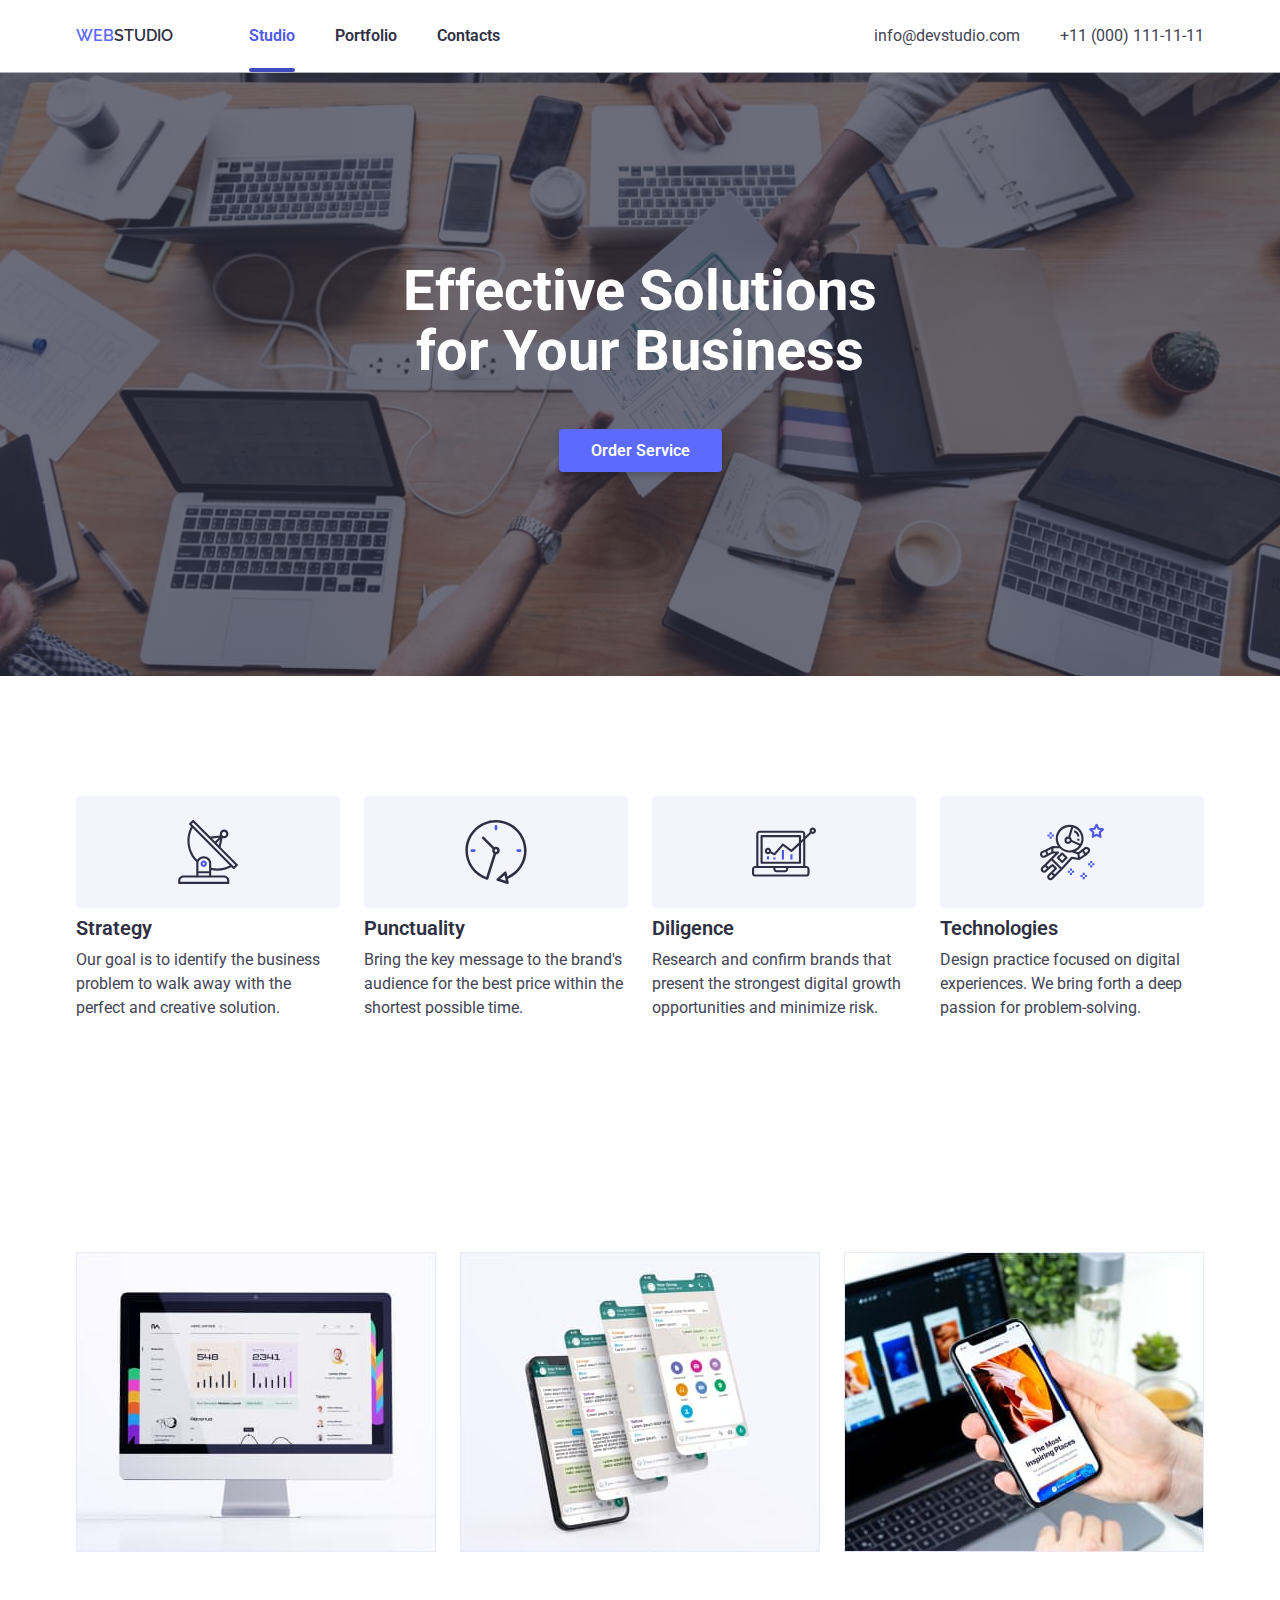
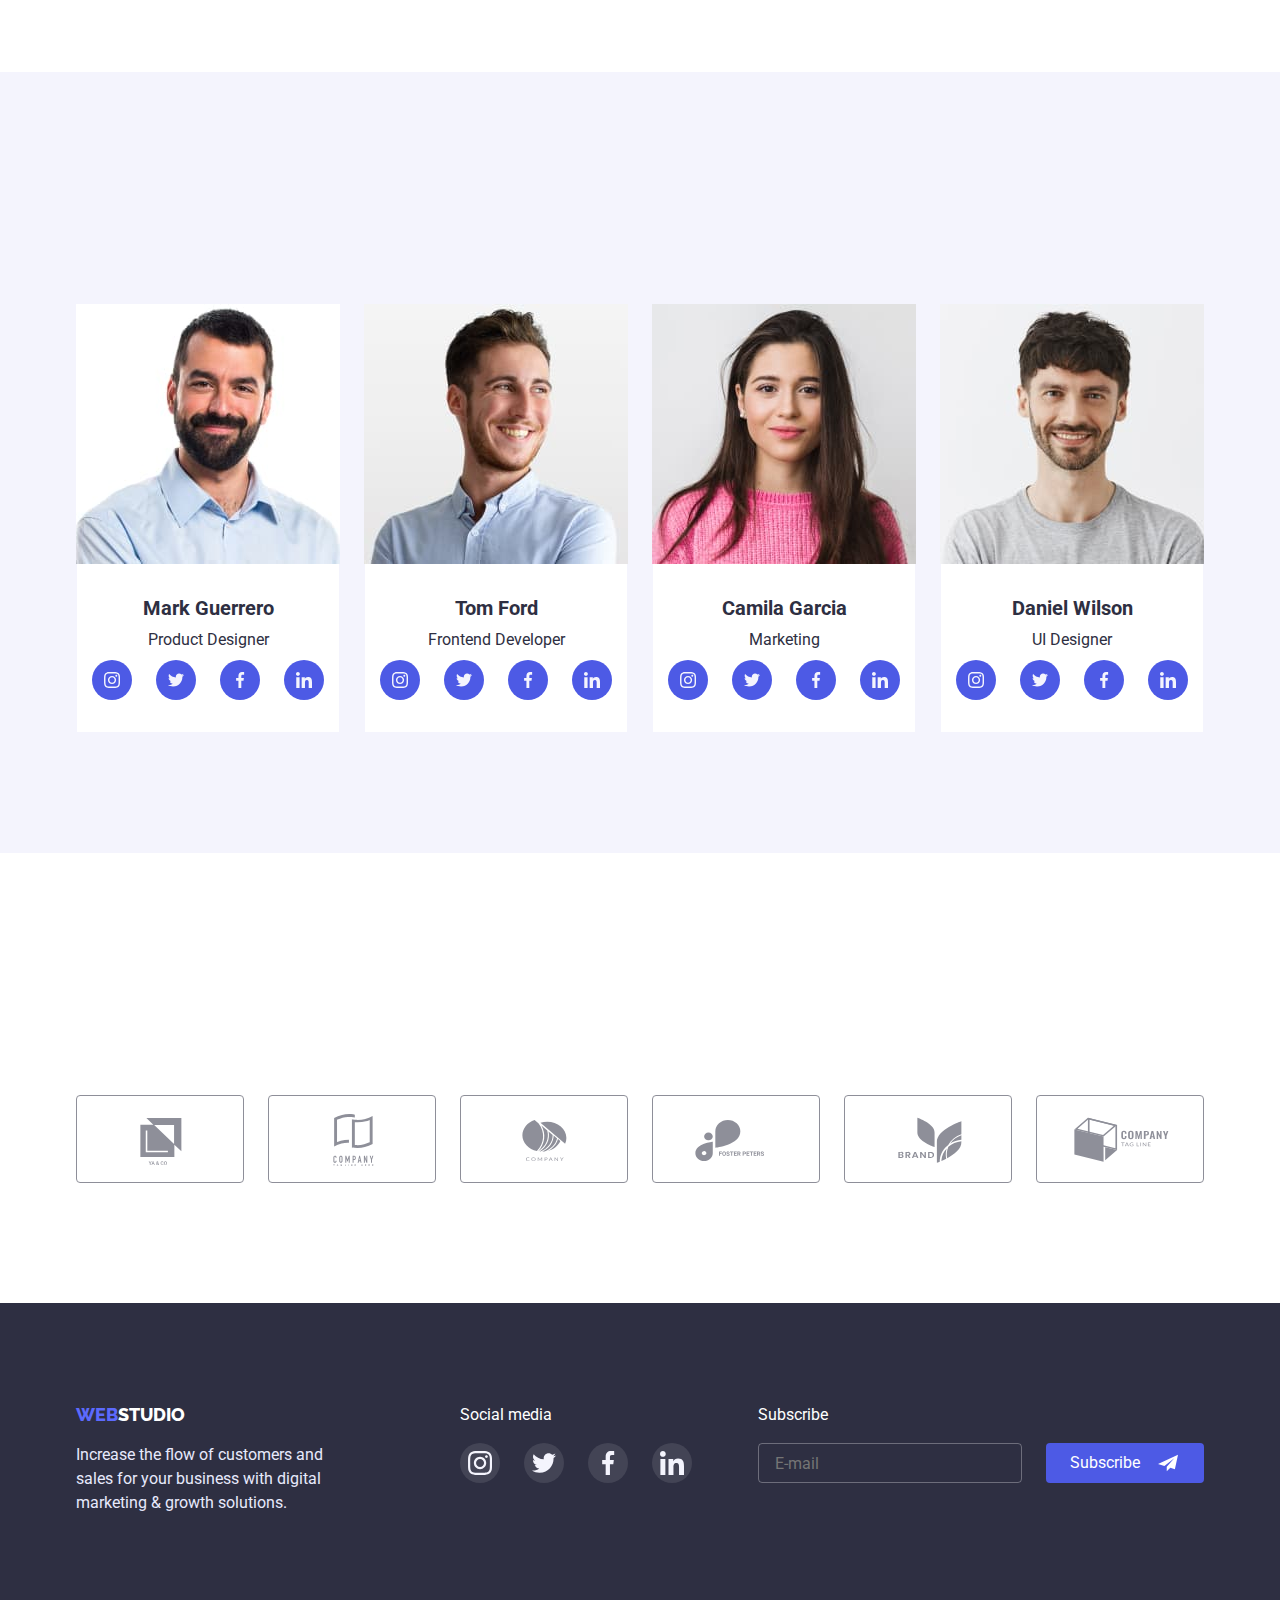
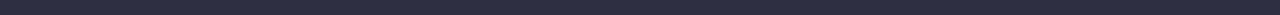
<file: index.html>
<!DOCTYPE html>
<html lang="en">
<head>
    <meta charset="UTF-8">
    <meta http-equiv="X-UA-Compatible" content="IE=edge">
    <meta name="viewport" content="width=device-width, initial-scale=1.0">
    <title>Main Page</title>
    <link rel="preconnect" href="https://fonts.googleapis.com"><link rel="preconnect" href="https://fonts.gstatic.com" crossorigin><link href="https://fonts.googleapis.com/css2?family=Raleway:wght@800&family=Roboto:wght@400;700&display=swap" rel="stylesheet">
    <link rel="stylesheet" href="https://cdn.jsdelivr.net/npm/modern-normalize@1.1.0/modern-normalize.min.css">
    <link href="https://unpkg.com/aos@2.3.1/dist/aos.css" rel="stylesheet">
    <link rel="stylesheet" href="./css/styles.css">
</head>
<body>
    <main>
        <header class=" header">
            <div class="container page-header-container ">
                <nav class="page-nav">
                    <a href="" class=" studio link page-header"><span class="web">Web</span>studio</a>
                    <ul class=" header-list list ">
                        <li class="header-list">
                            <a  class=" link1 page-header curent" href="index.html "> Studio</a></li>
                        <li class="header-list">
                            <a class=" link page-header" href=" portfolio.html "> Portfolio</a></li>
                        <li class="header-list">
                            <a class=" link page-header" href="#contacts">Contacts</a></li>
            </ul>   
    </nav>
    <ul class="header-list list">
        <li class="header-link">
           <a class="contacts page-header page-header-list" href="mailto:info@devstudio.com">info@devstudio.com</a></li>
       <li class="header-link">
           <a class="contacts2 page-header page-header-list" href="tel:+110001111111">+11 (000) 111-11-11</a></li>
   </ul> 
            </div> 
    </header> 
        <section class="sol " id="studio">
            <div class="container" >
            <h1 class="solutions-title">Effective Solutions for Your Business </h1>
                <button type="button" class="btn btn-list" data-modal-open>Order Service</button >
            </div>
            </section>
        <section class="skills-2">
            <div  class=" container">
            <h2 class="visual skills">Our skills</h2>
                    <ul class=" list-ul list"> 
                            <li class=""> 
                                <div class="box-1 rectangle">
                                        <svg class="foto-logo" width="64" height="64">
                                            <use href="./images/symbol-defs2.svg#icon-antenna-1-2-1"></use>
                                        </svg> 
                                    </div>
                            <h3 class="title-list">Strategy</h3>
                            <p class="text "> Our goal is to identify the business problem to walk away with the perfect and creative solution.</p> </li>
                                <li class="">
                                    <div class="box-1 rectangle">
                                    <svg class="foto-logo " width="64" height="64">
                                        <use href="./images/symbol-defs2.svg#icon-clock-1-2-1"></use>
                                    </svg>
                                </div>  
                                <h3  class="title-list ">Punctuality</h3>
                             <p class="text"> Bring the key message to the brand's audience for the best price within the shortest possible time.</p>  
                            </li>
                    <li class="">
                        <div class="box-1 rectangle">
                        <svg class="foto-logo" width="64" height="64">
                            <use href="./images/symbol-defs2.svg#icon-diagram-1-2-1"></use>
                        </svg>
                    </div>
                        <h3 class="title-list ">Diligence</h3>
                            <p class="text"> Research and confirm brands that present the strongest digital growth opportunities and minimize risk.</p>
                        </li>
                        <li class="">
                            <div class="box-1 rectangle">
                            <svg class="foto-logo " width="64" height="64">
                                <use href="./images/symbol-defs2.svg#icon-astronaut-1-2-1"></use>
                            </svg> </div>
                    <h3  class="title-list ">Technologies</h3>
                      <p class="text">Design practice focused on digital experiences. We bring forth a deep passion for problem-solving.</p>  
                    </li>
                </ul> 
        </div>
    </section>
           <section class="foto">
            <div class="container">
                <h2 class="kann-title" data-aos="fade-up-right">What are we doing</h2>
                <ul class="foto-list list">
                    <li class="foto-phone"><img src="./images/foto.jpg" alt="Laptop" width="360" height="300"></li>
                    <li class="foto-phone"><img src="./images/foto2.jpg" alt="Phones" width="360" height="300" ></li>
                    <li class="foto-phone"><img src="./images/foto3.jpg" alt="App in phone" width="360" height="300" ></li>
                </ul>
            </div>
            </section>
    <section class="team-title " >
        <div class="container  ">
   <h2 class="title-team " data-aos="fade-up-left" >Our Team </h2>
   <ul class="team-foto list ">
    <li class="team-title-foto"> 
        <img src="./images/foto4.jpg" alt="Product Designer" width="265" height="260">
        <div class="empployees-card-contant-wrapper ">
        <h3 class="name">Mark Guerrero</h3>
        <p class="work">Product Designer</p>
        <ul class="social list">
            <li class="social-media ">
                <a href="" class="social-link link">
                    <svg class="social-icon" width="16" height="16">
                        <use href="./images/defs.svg#icon-instagram"></use>
                    </svg>
                </a></li>
                <li class="social-media">
                    <a href="" class="social-link link">
                        <svg class=" social-icon" width="16" height="16">
                            <use href="./images/defs.svg#icon-twitter"></use>
                        </svg>
                    </a></li>
                <li class="social-media">
                    <a href="" class="social-link link">
                        <svg class=" social-icon" width="16" height="16">
                            <use href="./images/defs.svg#icon-facebook"></use>
                        </svg>  
                    </a></li>
                <li class="social-media ">
                    <a href="" class="social-link link">
                        <svg class=" social-icon" width="16" height="16">
                            <use href="./images/defs.svg#icon-linkedin"></use>
                        </svg> 
                    </a></li>
</ul>
</div>
       <li class="team-title-foto"><img src="./images/foto5.jpg" alt="Frontend Developer" width="265" height="260">
        <div class="empployees-card-contant-wrapper">
        <h3 class="name">Tom Ford</h3>
        <p class="work">Frontend Developer</p>
        <ul class="social list">
            <li class="social-media">
                <a href="" class="social-link link">
                <svg class="social-icon" width="16" height="16">
                    <use href="./images/defs.svg#icon-instagram"></use>
                </svg>
            </a></li>
            <li class="social-media">
                <a href="" class="social-link link">
                    <svg class=" social-icon" width="16" height="16">
                        <use href="./images/defs.svg#icon-twitter"></use>
                    </svg>
                </a></li>

            <li class="social-media">
                <a href="" class="social-link link">
                    <svg class=" social-icon" width="16" height="16">
                        <use href="./images/defs.svg#icon-facebook"></use>
                    </svg> 
                </a></li>
            <li class="social-media ">
                <a href="" class="social-link link">
                    <svg class=" social-icon" width="16" height="16">
                        <use href="./images/defs.svg#icon-linkedin"></use>
                    </svg> 
                </a></li>
        </ul>
    </div>
    </li> 
    <li class="team-title-foto"><img src="./images/foto6.jpg" alt="Marketing" width="265" height="260">
        <div class="empployees-card-contant-wrapper">
            <h3 class="name">Camila Garcia </h3>
            <p class="work">Marketing</p>
            <ul class="social list">
                <li class="social-media ">
                    <a href="" class="social-link link">
                        <svg class="social-icon" width="16" height="16">
                            <use href="./images/defs.svg#icon-instagram"></use>
                        </svg> 
                    </a></li>
                <li class="social-media">
                    <a href="" class="social-link link">
                        <svg class=" social-icon" width="16" height="16">
                            <use href="./images/defs.svg#icon-twitter"></use>
                        </svg>
                    </a></li>
                <li class="social-media">
                    <a href="" class="social-link link">
                        <svg class=" social-icon" width="16" height="16">
                            <use href="./images/defs.svg#icon-facebook"></use>
                        </svg>
                    </a></li>
                <li class="social-media">
                    <a href="" class="social-link link">
                        <svg class=" social-icon" width="16" height="16">
                            <use href="./images/defs.svg#icon-linkedin"></use>
                        </svg> 
                    </a></li>
            </ul>
        </div>
    </li>
    <li class="team-title-foto" ><img src="./images/foto7.jpg" alt="UI Designer" width="265" height="260">
        <div class="empployees-card-contant-wrapper">
            <h3 class="name">Daniel Wilson</h3>
            <p class="work">UI Designer</p>
            <ul class="social list">
                <li class="social-media">
                    <a href="" class="social-link link">
                        <svg class="social-icon" width="16" height="16">
                            <use href="./images/defs.svg#icon-instagram"></use>
                        </svg> 
                    </a></li>
                <li class="social-media">
                    <a href="" class="social-link link">
                        <svg class=" social-icon" width="16" height="16">
                            <use href="./images/defs.svg#icon-twitter"></use>
                        </svg>   
                    </a></li>
                <li class="social-media">
                    <a href="" class="social-link link">
                        <svg class=" social-icon" width="16" height="16">
                            <use href="./images/defs.svg#icon-facebook"></use>
                        </svg>
                    </a></li>
                <li class="social-media">
                    <a href="" class="social-link link">
                        <svg class=" social-icon" width="16" height="16">
                            <use href="./images/defs.svg#icon-linkedin"></use>
                        </svg>
                    </a></li>
            </ul>
       </div> 
    </li>
   </ul>
</div>
    </section>
    <section class="customers">
        <div class="container">
        <h2 class="customers-text" data-aos="fade-down-left">Customers</h2>
        <ul class="box list">
            <li class="logo">                                 
                <a href="" class="icone-link">
                <svg class=" logo-icon" width="104" height="56">
                    <use href="./images/symbol-defs.svg#icon-Logo"></use>
                </svg>
            </a></li>
            <li class="logo">
                <a href="" class="icone-link">
                    <svg class=" logo-icon"  width="104" height="56">
                        <use href="./images/symbol-defs.svg#icon-Logo2"></use>
                    </svg>
                </a></li>
            <li class="logo">
                <a href="" class="icone-link">
                    <svg class=" logo-icon" width="104" height="56" >
                        <use href="./images/symbol-defs.svg#icon-Logo3"></use>
                    </svg>
                </a>
            </li>
            <li class="logo">
                <a href="" class="icone-link">
                    <svg class=" logo-icon"  width="104" height="56">
                        <use href="./images/symbol-defs.svg#icon-Logo4"></use>
                    </svg>
                </a>
            </li>
            <li class="logo">
                <a href="" class="icone-link">
                    <svg class=" logo-icon"  width="104" height="56">
                        <use href="./images/symbol-defs.svg#icon-Logo5"></use>
                    </svg>
                </a>
            </li>
            <li class="logo">
                <a href="" class="icone-link">
                    <svg class=" logo-icon" width="104" height="56" >
                        <use href="./images/symbol-defs.svg#icon-Logo6"></use>
                    </svg>
                </a>
            </li>
        </ul>
    </div>
    </section>
    </main>
    <footer class="footer " id="contacts">
        <div class="container footer-container">
           <div class="div">
            <a class="studio-footer link footer-end list " href=""><span class="web2">Web</span>studio</a></li>
        <p class="end-text">Increase the flow of customers and sales for your business with digital marketing & growth solutions.</p>
    </div>
        <div class="footer-div-1">
        <p class="media">Social media</p>
        <ul class="box-icone2 list ">
            <li class="box-icone">
            <a href="" class="box-icone-a">
                <svg class=" media-icone-a" width="24" height="24" >
                    <use href="./images/defs.svg#icon-instagram"></use>
                </svg>
            </a></li>
        <li class="box-icone">
             <a href="" class="box-icone-a">
             <svg class=" media-icon" width="24" height="24">
                <use href="./images/defs.svg#icon-twitter"></use>
            </svg>
        </a></li>
        <li class="box-icone">
             <a href="" class="box-icone-a">
                <svg class=" media-icon" width="24" height="24">
                    <use href="./images/defs.svg#icon-facebook"></use>
                </svg>
             </a></li>
             <li class="box-icone">
                <a href="" class="box-icone-a">
                    <svg class=" media-icon" width="24" height="24">
                        <use href="./images/defs.svg#icon-linkedin"></use>
                    </svg>
                </a></li>
    </ul> 
</div>
<div class="footer-div">
    <p class="subscribe">Subscribe</p>
   <form class="contact-form">
          <input
          aria-label="E-mail" 
          type="email" 
          name="email"
          class="email" 
          placeholder="E-mail">
    <button class="button-s">Subscribe
        <svg class=" icon-send" width="24" height="20">
            <use href="./images/symbol3-defs.svg#icon-Frame-3-1"></use>
        </svg>    
    </button>
</form>
</div>
    </div>
    </footer>
    <div class="backdrop is-hidden" data-modal >
        <div class="modal">
            <button type="button" class="modal-button" data-modal-close >
                <svg class="icon-a" width="8" height="8" >
                    <use href="./images/x.svg#icon-close-black-18dp-2-1-1"  ></use>
                </svg>
            </button>
            <form class="form" autocapitalize="off">
            <p class="modal-title2">Leave your contacts and we will call you back</p>  
                <label class="modal-coment-label">
                 <span  class="name-modal"> Name</span>  
                <div class="modal-form">
                    <input 
                    type="text"
                    class="modal-input"
                    name="user_name"
                    minlength="2"
                    required
                    pattern="^[a-zA-Za-яА-Я]+$">
                    <svg class=" user" width="18" height="18">
                       <use href="./images/symbol-defs2.svg#icon-person-black-18dp-1-2-1"></use>
                   </svg>
                </div>
                </label>
               <label class="modal-coment-label">
              <span class="name-modal ">Phone</span> 
              <div class="modal-form">
                <input 
                type="tel"
                  class="modal-input"
                  name="user_tel"
                  minlength="2"
                  required>
                  <svg class=" user" width="18" height="24" >
                      <use href="./images/symbol-defs2.svg#icon-phone-black-18dp-1-1"></use>
                  </svg>
              </div>  
            </label>
            <label class="modal-coment-label">
             <span class="name-modal  ">Email</span>   
            <div  class="modal-form">
                <input 
                type="email" 
                   class="modal-input"
                   name="user_email"
                   required>
                   <svg class=" user" width="18" height="24" >
                       <use href="./images/symbol-defs2.svg#icon-email-black-18dp-1-1"></use>
                   </svg>
            </div>
            </label>
            <label class="modal-coment-label">
                <span class="name-modal">Comment</span>
               <textarea name="user_coment" 
               id="modal-coment" 
               class="modal-coment"
               placeholder="Text input"></textarea>
            </label>
            <div class="privaty-check">
            <input id="privaty" type="checkbox" class="check-input visual" value="true">     
            <label for="privaty" class="privaty-text">I accept the terms and conditions of the&nbsp;<a href="" class="check">Privacy Policy</a></label>
        </div>
        <button type="submit" class="send">Send</button>
    </form>
</div>
    </div>
</body> 
<script src="https://unpkg.com/aos@2.3.1/dist/aos.js"></script>
<script>
AOS.init();
</script>
<script src="./js/modal.js"></script>
</html>
</file>
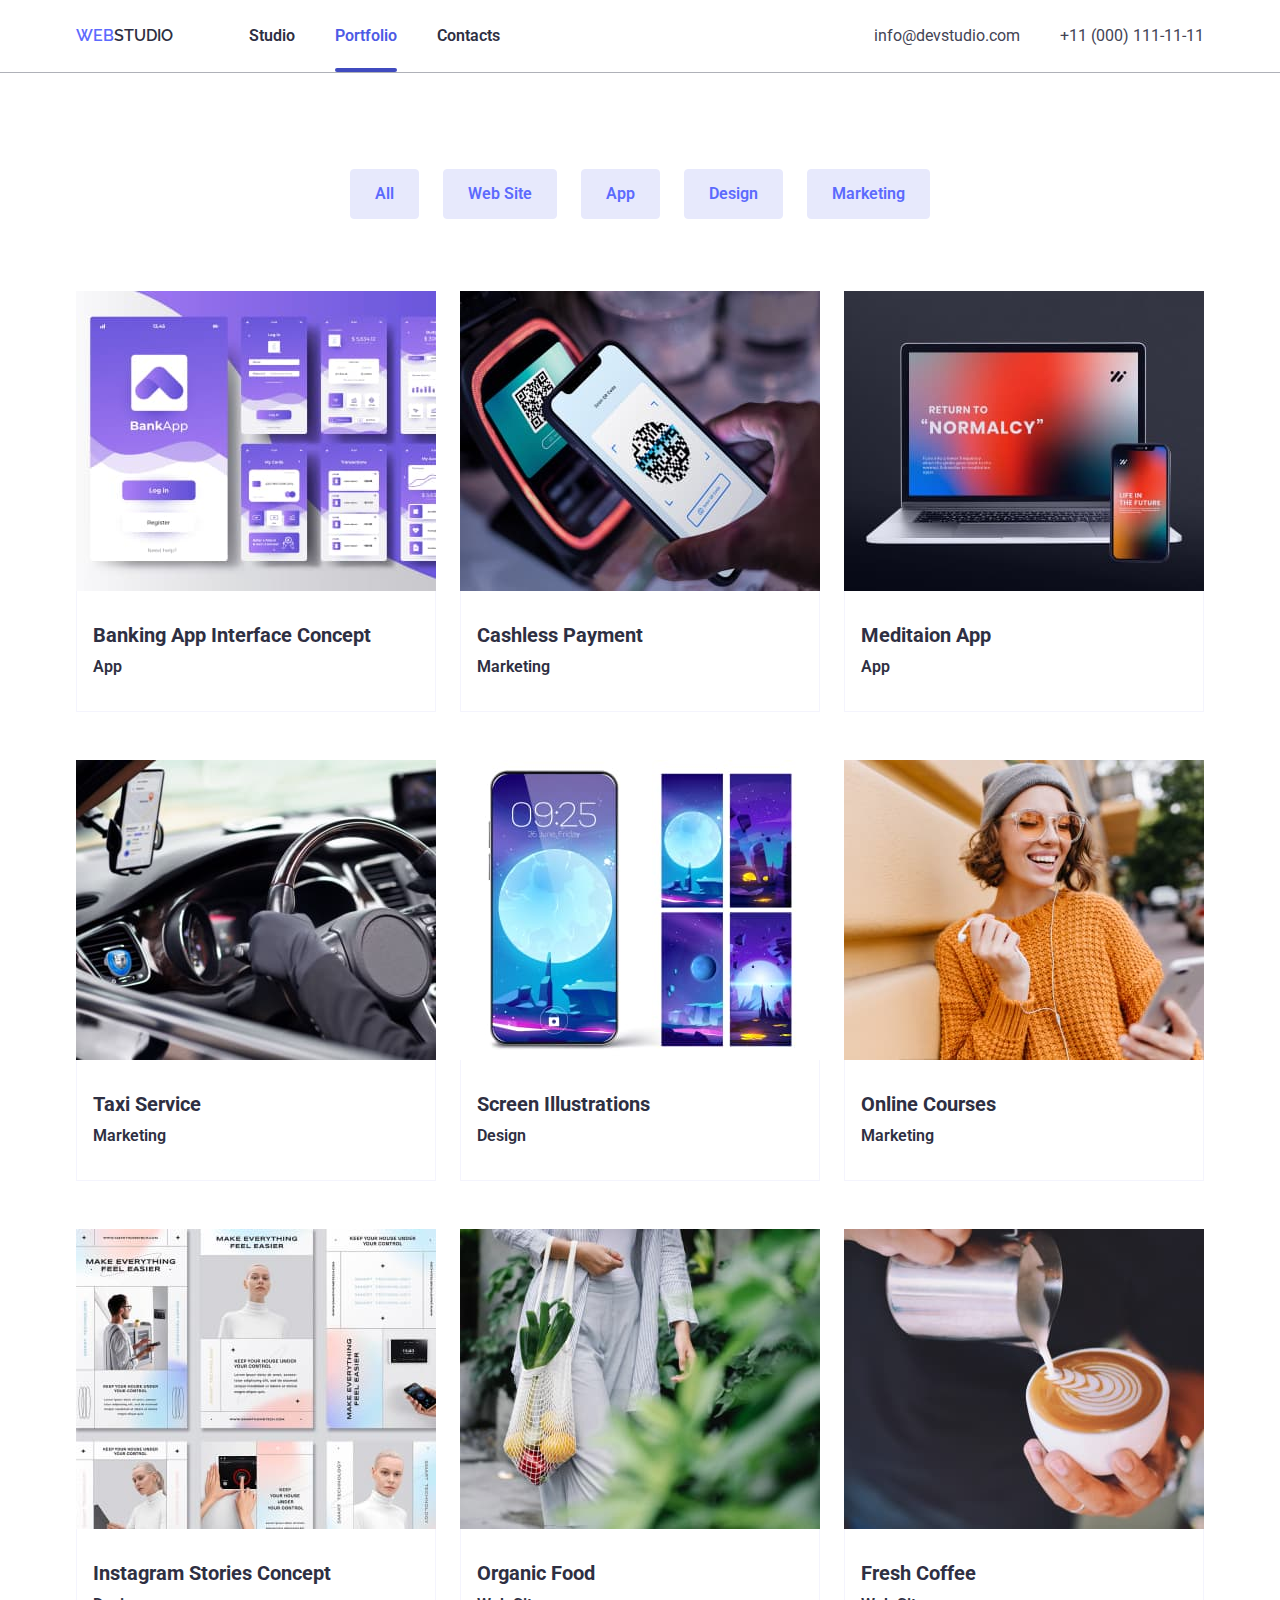
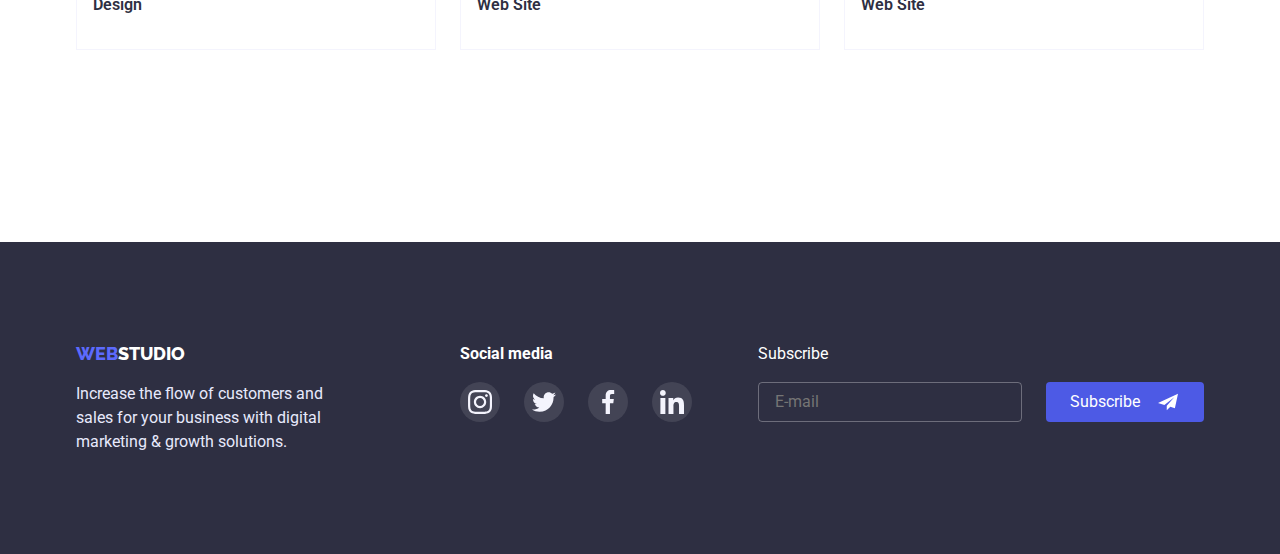
<file: portfolio.html>
<!DOCTYPE html>
<html lang="en">
<head>
    <meta charset="UTF-8">
    <meta http-equiv="X-UA-Compatible" content="IE=edge">
    <meta name="viewport" content="width=device-width, initial-scale=1.0">
    <title>Portfolio</title>
    <link rel="preconnect" href="https://fonts.googleapis.com"><link rel="preconnect" href="https://fonts.gstatic.com" crossorigin><link href="https://fonts.googleapis.com/css2?family=Raleway:wght@800&family=Roboto:wght@400;700&display=swap" rel="stylesheet">
    <link rel="stylesheet" href="https://cdn.jsdelivr.net/npm/modern-normalize@1.1.0/modern-normalize.min.css">
    <link rel="stylesheet" href="./css/styles.css">
</head>
<body>
    <header class="page-header-container header">
        <div class="container" style='display:flex;'>
            <nav class="page-nav">
                <a href="" class=" studio link page-header"><span class="web">Web</span>studio</a>
                <ul class=" header-list list ">
                    <li class="header-list">
                        <a  class=" link  page-header  " href="index.html "> Studio</a></li>
                    <li class="header-list">
                        <a class=" link1 page-header page-header-list curent" href=" portfolio.html "> Portfolio</a></li>
                    <li class="header-list">
                        <a class=" link page-header "  href="#contacts">Contacts</a></li>
                </ul>
            </nav>
            <ul class="header-list list ">
                <li class=" header-link">
                    <a class=" contacts page-header page-header-list" href="mailto:info@devstudio.com">info@devstudio.com</a></li>
                <li class=" header-link">
                    <a class=" contacts2 page-header page-header-list" href="tel:+110001111111">+11 (000) 111-11-11</a></li>
            </ul>
        </div>
            </header>
    <main>
    <section class="portfolio">
        <div class="container">
            <h1 class="button3 visual " id="portfolio">Button</h1>
            <ul class="list-button button2">
           <li><button type="button" class=" button button-list ">All</button></li>
           <li><button type="button" class=" button button-list ">Web Site</button></li>
          <li><button type="button" class=" button  button-list ">App</button></li> 
          <li><button type="button" class=" button  button-list ">Design</button></li> 
           <li><button type="button" class=" button button-list ">Marketing</button></li>
       </ul>
       <ul class=" team-foto-list list foto-team " >
        <li class=" team-title-foto ">
            <a href="" class="link team-title-foto1">
                <div class="foto-text-wrap">
                <img src="./portfolio-images/foto.jpg" alt="Banking " width="360" height="300">
                <p class="foto-text0">14 Stylish and User-Friendly App Design Concepts · Task Manager App · Calorie Tracker App · Exotic Fruit Ecommerce App · Cloud Storage App</p>
            </div>
                <div class="empployees-card-contant2" >
            <h2  class=" name">Banking App Interface Concept</h2>
            <p class=" work">App</p>
           </div>
        </a>
        </li>
        <li class="team-title-foto">
            <a href="" class="link text-foto-a team-title-foto1">
            <div class="foto-text-wrap ">
                <img src="./portfolio-images/phone.jpg" alt="phone" width="360" height="300">
                    <p class="foto-text0">14 Stylish and User-Friendly App Design Concepts · Task Manager App · Calorie Tracker App · Exotic Fruit Ecommerce App · Cloud Storage App</p>
                </div>
                    <div class="empployees-card-contant2">
                        <h2 class="name">Cashless Payment</h2>
                        <p class="work" >Marketing</p>
                    </div>
    
            
        </a>
        </li>
        <li class=" team-title-foto ">
            <a href="" class="link team-title-foto1">
                <div class="foto-text-wrap">
                <img src="./portfolio-images/Laptop.jpg" alt="Meditaion App" width="360" height="300">
                <p class="foto-text0">14 Stylish and User-Friendly App Design Concepts · Task Manager App · Calorie Tracker App · Exotic Fruit Ecommerce App · Cloud Storage App</p>
           </div>
                <div  class="empployees-card-contant2">
                <h2 class="name">Meditaion App</h2>
                <p class="work">App</p>
            </div>
        </a>
        </li>
        <li class="team-title-foto ">
            <a href="" class="link team-title-foto1">
                <div class="foto-text-wrap">
                <img src="./portfolio-images/taxi.jpg" alt="Taxi" width="360" height="300">  
            <p class="foto-text0">14 Stylish and User-Friendly App Design Concepts · Task Manager App · Calorie Tracker App · Exotic Fruit Ecommerce App · Cloud Storage App</p>
           </div>
            <div class="empployees-card-contant2" >
                <h3 class="name">Taxi Service</h3>
                <p class="work">Marketing</p>
            </div>
        </a>
        <li class="team-title-foto " >
            <a href="" class="link team-title-foto1">
                <div class="foto-text-wrap">
                <img src="./portfolio-images/screen.jpg" alt="Screen" width="360" height="300">
            <p class="foto-text0">14 Stylish and User-Friendly App Design Concepts · Task Manager App · Calorie Tracker App · Exotic Fruit Ecommerce App · Cloud Storage App</p>
           </div>
            <div class="empployees-card-contant2">
            <h3 class="name">Screen Illustrations</h3>
            <p class="work" >Design</p>
           </div>
        </a>
        </li>
        <li class="team-title-foto ">
            <a href="" class="link team-title-foto1 ">
                <div class="foto-text-wrap">
                <img src="./portfolio-images/online.jpg" alt="Online Courses" width="360" height="300">
                <p class="foto-text0">14 Stylish and User-Friendly App Design Concepts · Task Manager App · Calorie Tracker App · Exotic Fruit Ecommerce App · Cloud Storage App</p>
            </div>
                <div class="empployees-card-contant2" >
            <h3 class="name">Online Courses</h3>
            <p class="work">Marketing</p>
           </div>
        </a>
        </li>
        <li class="team-title-foto ">
            <a href="" class="link team-title-foto1">
           <div class="foto-text-wrap">
                <img src="./portfolio-images/instagram.jpg" alt="Instagram Stories" width="360" height="300">
            <p class="foto-text0">14 Stylish and User-Friendly App Design Concepts · Task Manager App · Calorie Tracker App · Exotic Fruit Ecommerce App · Cloud Storage App</p>
            </div>
            <div class="empployees-card-contant2">  
            <h3 class="name">Instagram Stories Concept</h3>
           <p class="work">Design</p>
        </div>
    </a>
    </li>
        <li class="team-title-foto ">
            <a href="" class="link team-title-foto1">
           <div class="foto-text-wrap">
                <img src="./portfolio-images/organic.jpg" alt="Organic Food" width="360" height="300">
            <p class="foto-text0">14 Stylish and User-Friendly App Design Concepts · Task Manager App · Calorie Tracker App · Exotic Fruit Ecommerce App · Cloud Storage App</p>
        </div>
            <div class="empployees-card-contant2" >
                <h3 class="name" >Organic Food</h3>
                <p class="work">Web Site</p>
            </div>
        </a>
        </li>
        <li class="team-title-foto ">
            <a href="" class="link team-title-foto1">
           <div class="foto-text-wrap">
                <img src="./portfolio-images/coffee.jpg" alt="Fresh Coffee" width="360" height="300"> 
            <p class="foto-text0">14 Stylish and User-Friendly App Design Concepts · Task Manager App · Calorie Tracker App · Exotic Fruit Ecommerce App · Cloud Storage App</p>
        </div>
            <div class="empployees-card-contant2" >
                <h3 class="name" >Fresh Coffee</h3>
                <p class="work">Web Site</p>
            </div>
        </a>
        </li>   
    </ul>     
</div>  
</section>
</main>  
<footer class="footer " id="contacts">
    <div class="container footer-container">
       <div class="div">
        <a class=" studio-footer link footer-end list " href=""><span class="web2">Web</span>studio</a></li>
    <p class="end-text">Increase the flow of customers and sales for your business with digital marketing & growth solutions.</p>
</div>
    <div class="footer-div-1">
    <h3 class="media">Social media</h3>
    <ul class="box-icone2 list ">
        <li class="box-icone">
            <a href="" class="box-icone-a">
            <svg class=" media-icone-a" width="24" height="24" >
                <use href="./images/defs.svg#icon-instagram"></use>
            </svg>
        </a></li>
    <li class="box-icone">
         <a href="" class="box-icone-a">
         <svg class=" media-icon" width="24" height="24">
            <use href="./images/defs.svg#icon-twitter"></use>
        </svg>
    </a></li>
    <li class="box-icone">
         <a href="" class="box-icone-a">
            <svg class=" media-icon" width="24" height="24">
                <use href="./images/defs.svg#icon-facebook"></use>
            </svg>
         </a></li>
         <li class="box-icone">
            <a href="" class="box-icone-a">
                <svg class=" media-icon" width="24" height=24">
                    <use href="./images/defs.svg#icon-linkedin"></use>
                </svg>
            </a></li>
</ul>
</div>
<div class="footer-div">
    <p class="subscribe">Subscribe</p>
    <form action="" class="contact-form">
        <input 
        aria-label="E-mail"
        type="email" 
        name="email"
        class="email" 
        placeholder="E-mail">
    <button class="button-s">Subscribe
        <svg class=" icon-send" width="24" height="20">
            <use href="./images/symbol3-defs.svg#icon-Frame-3-1"></use>
        </svg>    
    </button>
</form>
</div>
</div>
</footer>
</body>
</html>
</file>
<file: css/styles.css>
:root{
    --title-color : #2E2F42;
    --typle-color:#5c6afd;
    --while-color:#FFFFFF;
    --typle2-color:#434455;
    --while2-color:#E7E9FC;
    --while3-color:#F4F4FD;
    --blue-color:#4D5AE5;
    --title2-color:#AFB1B8;
    --title3-color:#8E8F99;
    --title4-color:#E5E5E5;
    --blue2-color:#404BBF;
    --green:#31D0AA;
    ----red: red;
    --gray:#757575;
}

h1,
h2,
h3,
p{
margin-top: 0%;
margin-bottom: 0%;
}

ul{
margin-top: 0%;
margin-bottom: 0%;
padding-left: 0%;
}
img{
display: block;
width: 100%;
height: auto;
}
.container{
width: 1158px;
margin-left: auto;
margin-right: auto;
padding-left: 15px;
padding-right: 15px;
}
/*-------------HEADER-------------- */
.header{
background:var(--while-color);
border-bottom: 1px solid var(--title2-color);
}
.element.style{
    display: flex;
}
.studio{
   margin-right: 76px;
}
.page-header-container{
    display: flex;
    align-items: center;
}
.page-nav{
    display:flex;
    align-items: center;
}
.header-list{
    display: flex;
    align-items: center; 
    gap: 40px;
    color: transparent;
    transition: color 250ms cubic-bezier(0.4, 0, 0.2, 1) ;
    margin-left: auto;
}
.curent{
    position: relative;
}
.curent::after{
    content:'' ;
    position: absolute;
    width: 100%;
    height: 4px;
    bottom: 0;
    display: block;
    background-color:var(--blue2-color);
    left: 0;
    border-radius: 2px;
}
.contacts{
    margin-left: 332px;
}

body{
    color:var(--title-color) ;
    font-family: 'Roboto',sans-serif;
}
.web{
    color: var(--typle-color);
    text-transform: uppercase; 
    font-family: Raleway;
}
.studio{
    color:var(--title-color);
    text-transform: uppercase; 
    font-family: Raleway;
}
/*---------------BUTTON------------ */
.page-header{
    padding-top: 24px;
    padding-bottom: 24px;
    transition: color 250ms cubic-bezier(0.4, 0, 0.2, 1);
}
.header-list :hover,
.header-list:focus{
color:var(--blue-color);
}
.page-header-list{
    color: var(--blue-color);
}
/* --------HEADER-------- */
.link{
    font-size: 16px;
    line-height:calc(24/16);
    color:var(--title-color);
    font-weight: 600;
}
.link1{
    font-size: 16px;
    line-height:calc(24/16);
    font-weight: 600;
    color: var(--blue-color);
    text-decoration: none;
    display: block;
}
.contacts{
    font-size: 16px;
    line-height:calc(24/16);
    color:var(--typle2-color);
    text-decoration: none;
    margin-right: auto;

}
.contacts2{
    font-size: 16px;
    line-height:calc(24/16);
    color:var(--typle2-color);
    text-decoration: none;
    margin-left: auto;
    margin-right: auto; 
}
/*------------------SKILLS-------------*/
.rectangle{
    border-radius: 4px;
    border: 1px solid var(--while3-color);
    display: block;
    width: 264px;
    gap: 24px;
    background-color: var(--while3-color);
    margin-bottom: 8px;
}
.skills-2{
    padding-top: 120px;
}
/*--------------STUDIO---------- */
.box-media{
    border-radius: 4px;
    background-color: var(--while3-color);
    width: 264px;
    height: 112px;
    gap: 24px;
    justify-content: center;
    display: flex;
}
.box-1{
    height: 112px;
    width: 264px;
    display: flex;
    align-items: center;
    justify-content: center;
}
.sol{
    padding-top:188px ;
    padding-bottom:188px;
    margin-left: auto;
    margin-right: auto;
    max-width: 1440px;
    height: 603px;
    background-image: linear-gradient(rgba(46, 47, 66, 0.7),rgba(46, 47, 66, 0.7)), url('../images/office.jpg');
    background-size:cover;
    background-position: center;
    background-repeat:no-repeat ;
    background-color: var(--title-color);
}
.foto-text0{
position: absolute;
top: 0;
font-size: 16;
font-weight: 400;
color: var(--while-color);
padding: 40px;
background-color: var(--blue-color);
height: 100%;
transform:translateY(100%);
transition: transform 250ms cubic-bezier(0.4, 0, 0.2, 1);
overflow:auto;
}
.team-title-foto:hover .foto-text0{
    transform:translateY(0);
}
.foto-text-wrap{
    position: relative;
    overflow: hidden;
}
.foto-list{
    display: flex;
    gap: 24px;
}
.solutions-title{
    font-size: 56px;
    line-height:calc(60/56);
    color:var(--while-color);
    width: 492px;
    margin-left:auto;
    margin-right: auto;
    text-align: center;
}
/*-------------BUTTON------------- */
.btn{
      padding-top:12px; ;
      padding-bottom: 12px;
      padding-left:32px;
      padding-right: 32px;
    font-family:inherit;
        font-size: 16px;
        line-height: calc(19/16);
        cursor: pointer;
}
.btn{
    background-color: var(--typle-color); 
    color:var(--while-color);
    margin-top: 48px;
    margin-left: auto;
    margin-right: auto;
    display: block;
    box-shadow: 0px 4px 4px rgba(0, 0, 0, 0.15);
    border-radius: 4px;
    font-weight: 600;
    border: none;
}
.button-list:hover,
.button-list:focus{  
    background-color:var(--blue2-color);
    box-shadow: 0px 1px 6px rgba(46, 47, 66, 0.08), 0px 1px 1px rgba(46, 47, 66, 0.16), 0px 2px 1px rgba(46, 47, 66, 0.08);
    color: var(--while-color);
    border-color: var(--blue2-color);
}
.button{
    padding-top: 12px;
    padding-bottom: 12px;
    padding-left: 24px;
    padding-right: 24px;
    font-family: inherit;
    font-size: 16px;
    line-height: calc(24/16);
    cursor: pointer;
    background: var(--while2-color);
    color:var(--typle-color);
    border: 1px solid var(--while2-color);
    border-radius: 4px;
    font-weight: 600;
    transition: border-color 250ms cubic-bezier(0.4, 0, 0.2, 1),color 250ms cubic-bezier(0.4, 0, 0.2, 1),box-shadow 250ms cubic-bezier(0.4, 0, 0.2, 1),background-color 250ms cubic-bezier(0.4, 0, 0.2, 1);
}

.list-button{
    display: flex;
    list-style: none;
    gap: 24px;
    justify-content: center;
    margin-bottom: 72px;
}
    /*------------PORTFOLIO------------- */
.visual{
        position: absolute;
        width: 1px;
        height: 1px;
        margin: -1px;
        border: 0;
        padding: 0;
        white-space:nowrap;
        clip-path: inset(100%);
        clip: rect(0 0 0 0);
        overflow: hidden;
    }
    /* ---------BUTTON--------- */
.button3{
        position: absolute;
        width: 1px;
        height: 1px;
        margin: -1px;
        border: 0;
        padding: 0;
        white-space:nowrap;
        clip-path: inset(100%);
        clip: rect(0 0 0 0);
        overflow: hidden; 
    }
.btn-list:focus,
.btn-list:hover{
    background-color: var(--blue2-color);
    color:var(--while-color) ;
    }
.btn-list{
    transition: background-color 250ms cubic-bezier(0.4, 0, 0.2, 1),color 250ms cubic-bezier(0.4, 0, 0.2, 1);
}
    /* --------------STUDIO---------- */
.list-ul{
 padding: 0%;
 margin: 0;
display: flex;
gap: 24px;
}
.st-list{
    margin-right: 24px;
    display: block;
}
.st-list2{
    margin-right: auto;
    display:block;
}
.list-ul>.st-list{
    outline: 1px solid var(--while-color)   
}
.title-team{
        font-size: 36px;
        line-height: calc(40/36);
        color:var(--title-color);
        margin-bottom: 72px;
        margin-left:auto;
        margin-right: auto;
        text-align: center;
    }
.title-list{
        font-family: Roboto;
        font-weight: 600;
        font-size: 20px;
        line-height:calc(24/20);
        color:var(--title-color);
        margin-bottom:8px;
    }
.text{
        font-size: 16px;
        line-height:calc(24/16);
        color:var(--typle2-color);
        font-family:'Roboto';
        font-weight: 400;
        width: 264px;
    }
.foto{
        padding-top:120px ;
        padding-bottom: 120px;
    }
    /*-----------LIST-------- */
.list{
    list-style: none;
}
.foto-logo{
    justify-content: center;
    align-items: center;
    display: flex;
}
.link{
    text-decoration: none;
    display: block;
}
/* FOTO */
.kann-title{
    font-size: 36px;
    line-height:calc(40/36) ;
    color: var(--title-color);
    text-transform: capitalize;
    margin-bottom: 72px;
    margin-left:auto ;
    margin-right:auto;
    text-align: center;
}
/*---------CONTACTS-----------*/
.empployees-card-contant-wrapper{
border: 1px solid var(--while3-color);
background-color: var(--while-color);
border-top: none;
padding-top:32px;
padding-bottom: 32px;
text-align: center;
}
.icone-link{
    display: flex;
    width:100%;
    height: 100%;
    justify-content: center;
    align-items: center;
    border-radius: 4px;
    border: 1px solid var(--title3-color);
    fill: var(--title3-color);
    transition: border-color 250ms cubic-bezier(0.4, 0, 0.2, 1);
}
.icone-link:hover,
.icone-link:focus{
border-color: var(--blue2-color);
fill: var(--blue2-color);
}
.empployees-card-contant2{
    border: 1px solid var(--while3-color);
    background-color: var(--while-color);
    border-top: none;
    padding-top:32px;
    padding-bottom: 32px;
    padding-left: 16px;  
}
.footer-container{
    display: flex;
}
.team-title{
    background:var(--while3-color);
    padding-top:120px;
    padding-bottom:120px;
    margin-left: auto;
    margin-right: auto;
}
.team-foto{
display: flex;
gap: 24px;
}
.team-foto-list{
    display: flex;
    gap: 48px 24px;
    flex-wrap: wrap;
}
.foto-team{
    margin-bottom: 120px;
}
.team-title-foto{
    font-size: 36px;
    line-height:calc(40/36);
    color:var(--title-color);
    width: calc((100% - 48px)/ 3);
}
team-title-foto1{
    transition: box-shadow 250ms cubic-bezier(0.4, 0, 0.2, 1) ;
}
.team-title-foto1:hover,
.team-title-foto1:focus{
    box-shadow: 0px 1px 6px rgba(46, 47, 66, 0.08), 0px 1px 1px rgba(46, 47, 66, 0.16), 0px 2px 1px rgba(46, 47, 66, 0.08);
}
.title-foto{
    font-size: 36px;
    line-height:calc(40/36);
    color:var(--title-color);
    margin-bottom: 48px;
    margin-right: 24px;

}
.card{
    margin-bottom: 120px;
}
.empployees-card-contant{
    border: 1px solid var(--while3-color);
background-color: var(--while-color);
border-top: none;
padding: 32px,16px,32px,26px;
}
.team{
    background-color:var(--while-color);
}
.name{
    font-size: 20px;
    line-height:calc(24/20);
    color:var(--title-color);
}
.work{
    font-size: 16px;
    line-height: calc(24/16);
    color:var(--title-color) ; 
    margin-top: 8px;
}
/*--------------------CUSTOMERS------------- */
.customers{
    background-color: var(--while-color);
    padding-top:130px ;
    padding-bottom: 120px;
    transition: ;
}
.customers-text{ 
    font-size: 36px;
    line-height: calc(40/36);
    color:var(--title-color);
    margin-left:auto;
    margin-right: auto;
    text-align: center;
    margin-bottom: 72px;
}
.box{
display: flex;
gap: 24px;
}
.logo{
    width:calc((100% - 120px) / 6) ;
    height: 88px;  
}
.icone-link{
    transition: 250ms cubic-bezier(0.4, 0, 0.2, 1);
}
/*---------------------TEAM-------------------*/
.social{
    display: flex;
    gap: 24px;
    justify-content: center;
    margin-top: 8px;
}
.social-media{
width: 40px;
height: 40px;
}
.social-icon{
    align-items: center;
    justify-content: center;
}
.social-link{
    width: 100%;
    height: 100%;
    background-color: var(--blue-color);
    border-radius: 50%;
    display: flex;
   justify-content: center;
   align-items: center;
    cursor: pointer;
    transition: background-color 250ms cubic-bezier(0.4, 0, 0.2, 1);
    }
.social-link:hover,
.social-link:focus{
background-color: var(--blue2-color);
}
/*--------------------PORTFOLIO-------------*/
.portfolio{
    padding-bottom:72px;
    padding-top: 96px;
}
/*----------FOOTER---------- */
.footer{
    background-color:var(--title-color);
    padding-top:100px;
    padding-bottom:100px ;
    margin-left: auto;
    margin-right: auto;
}
.web2{
    color: var(--typle-color);
    text-transform: uppercase; 
    font-family: Raleway;
}
.studio-footer{
    color: var(--while-color);
    font-size: 18px;
    line-height: calc(24/18);
    font-weight: 800;
    text-transform: uppercase; 
    font-family: Raleway;
}
.end-text{
    font-size: 16px;
    line-height:calc(24/16);
    color:var(--while2-color) ;
     width: 264px;
     height:72px;
     margin-top: 16px;
    
}
.media{
font-size: 16px;
line-height:calc(24/16);
color: var(--while-color);
}
.box-icone2{
    display: flex;
    gap: 16px;
    margin-left: auto;
    margin-right: auto; 
}
.box-icone2{
    display: flex;
     gap: 24px;
    margin-top: 16px;
}
.box-icone{
    width: 4opx;
    height: 40px;
}
.box-icone-a{
    width: 40px;
    height: 40px;
    background-color:rgba(255, 255, 255, 0.1);
    border-radius: 50%;
    display: flex;
    align-items: center;
    justify-content: center;
    cursor: pointer;
    transition:background-color 250ms cubic-bezier(0.4, 0, 0.2, 1);
    fill: var(--title3-color);
}
.box-icone-a:focus,
.box-icone-a:hover{
background-color:var(--green) ;
}
.media-icon :hover,
.media-icon :focus{
color: var(--blue2-color);
}

.div{
    margin-right: 120px;
}
/*------------------MODAL--------------*/
.backdrop{
    position: fixed;
    top: 0;
    width: 100%;
    height: 100%;
    opacity: 1;
    background-color: rgba(46, 47, 66, 0.4);;
    transition:opacity 250ms cubic-bezier(0.4, 0, 0.2, 1),visibility 250ms cubic-bezier(0.4, 0, 0.2, 1);
}
.modal{
    position: absolute;
    top: 50%;
    left: 50%;
    width: 408px;
    background-color: var(--while-color);
    border-radius: 4px;
    transform: translate(-50%,-50%) scale(1) rotate(0);
    transition:transform 250ms cubic-bezier(0.4, 0, 0.2, 1);
    padding: 72px 24px 24px ;
}
.backdrop.is-hidden.modal{
    transform: translate(-50%,-50%) scale(0) rotate(-360de);
}
.modal-button{
    display: flex;
    align-items: center;
    justify-content: center;
    position: absolute;
    right: 24px;
    top: 24px;
    width: 24px;
    height: 24px;
    background-color: transparent;
    border-radius: 50%;
    cursor: pointer;
    border:  1px solid rgba(0, 0, 0, 0.1);
    background-color: var(--while2-color);
    padding: 0px;
    transition:background-color 250ms cubic-bezier(0.4, 0, 0.2, 1);
}
.modal-button:hover,
.modal-button:focus{
    background-color: var(--blue2-color);
}
.icon-a{
    align-items: center;
    justify-content: center;
    transition:fill 250ms cubic-bezier(0.4, 0, 0.2, 1);
}
.icon-a:focus,
.icon-a:hover{
    fill: var(--while-color);
}
.is-hidden{
    opacity: 0;
    visibility: hidden;
    pointer-events: none;
}
.page-header-link{
    position: relative;
}
.modal-title2{
    font-size: 16px;
    line-height: calc(24/16);
    font-weight: 500;
    color: var(--title-color);
    text-align: center;
    margin-bottom: 14px;
}
.subscribe{
    font-size: 16px;
    line-height:calc(24/16);
    color: var(--while-color);
    margin-bottom: 16px;
}
.email{
    width: 264px;
    height: 40px;
    box-sizing: border-box;
border: 1px solid rgba(255, 255, 255, 0.3);
border-radius: 4px;
padding-left: 16px;
background-color:transparent;
color: var(--while-color);
transition: border-color 250ms cubic-bezier(0.4, 0, 0.2, 1), color  250ms cubic-bezier(0.4, 0, 0.2, 1);
}
.email:focus{
    border-color: var(--blue-color);
    outline: none;
}
.email::placeholder-shown{
    color: var(--blue-color);
}
.button-s{
    height: 40px;
   display: flex;
   align-items: center;
    padding: 8px 24px;
    color: var(--while-color);
    background-color: var(--blue-color);
    border-radius: 4px;
    border: none;
    cursor: pointer;
    margin-left: 24px;
    transition:background-color 250ms cubic-bezier(0.4, 0, 0.2, 1);
}
.button-s:hover,
.button-s:focus{
    background-color:var(--blue2-color);
}
.icon-send{
margin-left: 16px;
fill: var(--while-color);
}
.modal-input{
width: 100%;
height: 40px;
border: 1px solid rgba(33, 33, 33, 0.2);
border-radius: 4px;
padding-left: 35px;
background-color: transparent;
transition:border-color 250ms cubic-bezier(0.4, 0, 0.2, 1),fill 250ms cubic-bezier(0.4, 0, 0.2, 1);
}
.modal-input:focus{
border-color: var(--blue-color);
outline: none;
}
.modal-input:focus + .user{
fill: var(--blue-color);
}
.modal-coment:focus{
border-color: var(--blue-color);
outline: none;  
}
.send{
padding: 16px 32px;
color: var(--while-color);
background-color:var(--blue-color);
box-shadow: 0px 4px 4px rgba(0, 0, 0, 0.15);
border-radius: 4px;
cursor: pointer;
border: none;
margin-right: auto;
margin-left: auto;
display: block;
margin-top: 24px;
min-width: 169px;
font-weight: 500;
font-size: 16px;
line-height: calc(24/16);
transition:background-color 250ms cubic-bezier(0.4, 0, 0.2, 1) ;
}
.send:focus,
.send:hover{
background-color: var(--blue2-color);
}
.name-modal{
    font-weight: 400;
    font-size: 12px;
    line-height:calc(16/12);
    color: var(--title3-color);
    margin-bottom: 4px;
    display: inline-block;
    letter-spacing: 0.04em;
}
/*--------------------------SVG----------------*/
.user{
    display: block;
    left: 16px;
    top: 50%;
    transform: translate(0,-50%);
    fill:var(--title-color) ;
    position: absolute;
}
.modal-form{
    position: relative;
}
/*-------------------------*/

.modal-coment{
width: 360px;
height: 120px;
border: 1px solid rgba(33, 33, 33, 0.2);
border-radius: 4px;
background-color:transparent;
outline: none;
padding: 8px 16px ;
resize: none;
transition:border-color 250ms cubic-bezier(0.4, 0, 0.2, 1),color 250ms cubic-bezier(0.4, 0, 0.2, 1) ;
display: block;
}
.modal-coment:placeholder-shown{
color: var(--blue-color);
}
.modal-coment :hover,
.modal-coment :focus {
    border-color: var(--blue-color);
    outline: none;
}
.modal-coment-label{
    margin-bottom: 8px;
    transition:transform 250ms cubic-bezier(0.4, 0, 0.2, 1);
    display: block;
}
.modal-field{
    margin-bottom: 24px;
}
/*-----------------CHECK------------*/
.privaty-text::before{
    content: '';
    display: flex;
    width:16px ;
    height: 16px;
    border: 1.25px solid var(--title-color);
    border-radius: 2px;
    margin-right:8px;
}
.privaty-text{
    font-weight: 400;
    font-size: 12px;
    line-height: calc(16/12);
    display: flex;
    align-items: center;
    color:var(--gray);
}
.check{
    font-size: 12px;
    line-height: calc(16/12);
    display: flex;
    align-items: center;
    color:rgba(77, 90, 229, 1) ;
}
.footer-div{
    margin-left: auto;
}
.privaty-check{
    margin-top: 16px;
}
.check-input:checked + .privaty-text::before{
    background-color: var(--blue-color);
    border: none;
    background-image: url(../images/Vector\ \(8\).svg);
    background-repeat: no-repeat;
    background-position:center;
}
.contact-form{
    display: flex;
    align-items: center;
}
</file>
